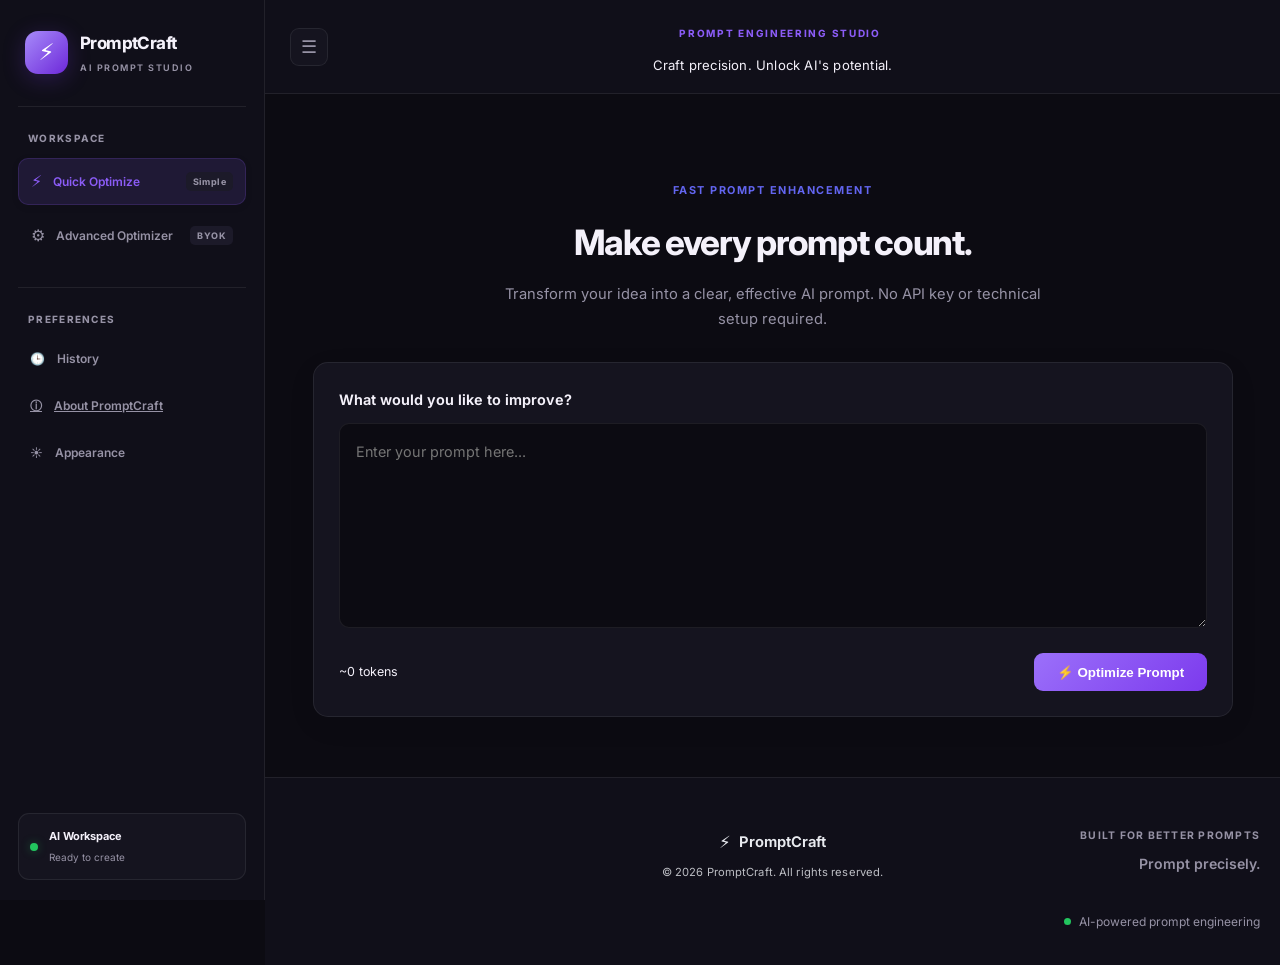
<file: index.html>
<!DOCTYPE html>
<html lang="en">
<head>
  <meta charset="UTF-8" />
  <meta name="viewport" content="width=device-width, initial-scale=1.0" />
  <title>PromptCraft – Prompt Optimizer</title>
  <link rel="icon" type="image/svg+xml" href="favicon.svg">
  <link rel="stylesheet" href="style.css" />
  <link rel="preconnect" href="https://fonts.googleapis.com" />
  <link href="https://fonts.googleapis.com/css2?family=Inter:wght@400;500;600;700&display=swap" rel="stylesheet" />
</head>
<body>
  

<div class="app-shell">

  <!-- SIDEBAR -->
  <aside class="sidebar">

    <!-- BRAND -->
    <div class="sidebar-brand">
      <div class="sidebar-logo">⚡</div>
      <div class="sidebar-brand-text">
        <h1>PromptCraft</h1>
        <span>AI PROMPT STUDIO</span>
      </div>
    </div>

    <div class="sidebar-divider"></div>

    <!-- WORKSPACE NAVIGATION -->
    <div class="sidebar-section-label">WORKSPACE</div>

    <nav class="mode-navigation">

      <button
        type="button"
        class="mode-tab active"
        id="quick-mode-btn"
        data-mode="quick"
      >
        <span class="mode-icon">⚡</span>
        <span>Quick Optimize</span>
        <span class="mode-label">Simple</span>
      </button>

      <button
        type="button"
        class="mode-tab"
        id="advanced-mode-btn"
        data-mode="advanced"
      >
        <span class="mode-icon">⚙</span>
        <span>Advanced Optimizer</span>
        <span class="mode-label">BYOK</span>
      </button>

    </nav>

    <div class="sidebar-divider"></div>

    <!-- SIDEBAR TOOLS -->
    <div class="sidebar-section-label">PREFERENCES</div>

    <div class="sidebar-tools">

      <button
        type="button"
        id="history-toggle"
        class="sidebar-action"
      >
        <span>🕒</span>
        <span>History</span>
      </button>

      <a href="about.html" class="sidebar-action">
    <span>ⓘ</span>
    <span>About PromptCraft</span>
</a>

      <button
        type="button"
        id="theme-toggle"
        class="sidebar-action"
        title="Toggle theme"
      >
        <span>☀️</span>
        <span>Appearance</span>
      </button>

    </div>

    <div class="sidebar-spacer"></div>

    <!-- SIDEBAR FOOTER -->
    <div class="sidebar-footer">
      <div class="sidebar-status-dot"></div>
      <div>
        <strong>AI Workspace</strong>
        <span>Ready to create</span>
      </div>
    </div>

  </aside>

  <!-- MAIN APPLICATION -->
  <div class="app-content">

    <!-- TOP HEADER -->
    <header class="header">

      <button
    type="button"
    id="sidebar-toggle"
    class="sidebar-toggle"
    title="Toggle Sidebar"
    aria-label="Toggle Sidebar"
    aria-expanded="true"
>
    <span>☰</span>
</button>

      <div class="header-center">
        <span class="header-tag">
          <span class="tag-dot"></span>
          PROMPT ENGINEERING STUDIO
        </span>

        <p class="tagline">
          Craft precision. Unlock AI's potential.
        </p>
      </div>

    </header>

    <main>


<!-- QUICK OPTIMIZE WORKSPACE -->

<section id="quick-workspace" class="quick-workspace">

    <div class="quick-heading">
        <span class="section-eyebrow">FAST PROMPT ENHANCEMENT</span>

        <h2>Make every prompt count.</h2>

        <p>
            Transform your idea into a clear, effective AI prompt.
            No API key or technical setup required.
        </p>
    </div>

    <div class="quick-input-card">

        <label for="quick-prompt-input">
            What would you like to improve?
        </label>

        <textarea
            id="quick-prompt-input"
            rows="7"
            placeholder="Enter your prompt here..."
        ></textarea>

        <div class="quick-controls">

            <span id="quick-token-count">~0 tokens</span>

            <button
                type="button"
                id="quick-optimize-btn"
                class="btn-primary"
            >
                <span>⚡</span>
                Optimize Prompt
            </button>

        </div>

    </div>

    <!-- QUICK RESULT -->

    <section id="quick-result" class="quick-result" hidden>

        <div class="section-heading">
            <div>
                <span class="section-eyebrow">YOUR OPTIMIZED PROMPT</span>
                <h2>Final Best Prompt</h2>
                <p>Refined, clear and ready to use.</p>
            </div>

            <span class="best-badge">Ready to use</span>
        </div>

        <pre id="quick-output"></pre>

        <div class="best-footer">

            <span id="quick-result-tokens" class="tokens"></span>

            <button
                type="button"
                id="quick-copy-btn"
                class="copy-btn"
            >
                Copy Prompt
            </button>

        </div>

    </section>

</section>

<!-- ADVANCED OPTIMIZER WORKSPACE -->

<div id="advanced-workspace" hidden>

      <section class="input-section">
        <label for="prompt-input">Original Prompt</label>
        <textarea id="prompt-input" placeholder="How is artificial intelligence changing the way people work and learn?..." rows="6"></textarea>

        
<!-- AI PROVIDER CONFIGURATION -->

<div class="provider-config">

  <div class="provider-row">

    <div class="provider-field">
      <label for="provider-select">AI Provider</label>

      <select id="provider-select">
        <option value="groq">Groq</option>
        <option value="openai">OpenAI</option>
        <option value="gemini">Google Gemini</option>
        <option value="openrouter">OpenRouter</option>
      </select>
    </div>

    <div class="provider-field">
      <label for="model-select">Model ID</label>

      <input
        type="text"
        id="model-select"
        placeholder="Enter model ID"
        autocomplete="off"
      />
    </div>

  </div>

  <div class="api-key-field">

    <label for="api-key">API Key</label>

    <div class="api-key-input">
      <input
        type="password"
        id="api-key"
        placeholder="Paste your provider API key"
        autocomplete="off"
      />

      <button
        type="button"
        id="toggle-api-key"
        class="btn-icon"
        title="Show or hide API key"
      >
        👁️
      </button>
    </div>

    <small>
      Your key is used for API requests and is not saved by the backend.
    </small>

  </div>

  <div class="connection-row">

    <button
      type="button"
      id="test-connection-btn"
      class="btn-ghost"
    >
      Test Connection
    </button>

    <span id="connection-status">
      Not connected
    </span>

  </div>

</div>

<div class="controls">
  <span id="original-tokens">~0 tokens</span>
  <button id="optimize-btn" class="btn-primary">
    Optimize Prompt
  </button>
</div>

      </section>


<!-- OPTIMIZATION RESULTS -->

<section class="results" id="results" hidden>

  <!-- ORIGINAL PROMPT -->

  <div class="result-original">

    <div class="section-heading">
      <div>
        <span class="section-eyebrow">YOUR INPUT</span>
        <h2>Original Prompt</h2>
      </div>

      <span class="result-number">01</span>
    </div>

    <pre id="original-output"></pre>

  </div>


  <!-- OPTIMIZED VERSIONS -->

  <div class="optimized-section">

    <div class="section-heading">
      <div>
        <span class="section-eyebrow">PROMPT ENHANCEMENT</span>
        <h2>Optimized Versions</h2>
        <p>Compare three approaches to improving your prompt.</p>
      </div>

      <span class="optimization-count">3 Strategies</span>
    </div>


    <!-- ZERO SHOT -->

    <article class="optimized-card">

      <div class="optimized-card-header">

        <div class="strategy-title">
          <span class="strategy-number">01</span>

          <div>
            <h3>Zero-shot</h3>
            <span class="strategy-description">Direct instructions</span>
          </div>
        </div>

        <span class="strategy-badge">Direct</span>

      </div>

      <pre id="zero-output"></pre>

      <div class="improvement-box">
  <h4>What improved</h4>
  <div id="zero-improvements" class="improvements-list"></div>
</div>


      <div class="optimized-card-footer">
        <span class="tokens" id="zero-tokens"></span>
        <button class="copy-btn" data-target="zero-output">
          Copy Prompt
        </button>
      </div>

    </article>


    <!-- FEW SHOT -->

    <article class="optimized-card">

      <div class="optimized-card-header">

        <div class="strategy-title">
          <span class="strategy-number">02</span>

          <div>
            <h3>Few-shot</h3>
            <span class="strategy-description">Example-guided instructions</span>
          </div>
        </div>

        <span class="strategy-badge">Examples</span>

      </div>

      <pre id="few-output"></pre>

      <div class="improvement-box">
  <h4>What improved</h4>
  <div id="few-improvements" class="improvements-list"></div>
</div>

      <div class="optimized-card-footer">
        <span class="tokens" id="few-tokens"></span>
        <button class="copy-btn" data-target="few-output">
          Copy Prompt
        </button>
      </div>

    </article>


    <!-- REASONING GUIDED -->

    <article class="optimized-card">

      <div class="optimized-card-header">

        <div class="strategy-title">
          <span class="strategy-number">03</span>

          <div>
            <h3>Reasoning-guided</h3>
            <span class="strategy-description">Structured instructions</span>
          </div>
        </div>

        <span class="strategy-badge">Reasoning</span>

      </div>

      <pre id="cot-output"></pre>

      <div class="improvement-box">
  <h4>What improved</h4>
  <div id="cot-improvements" class="improvements-list"></div>
</div>
      <div class="optimized-card-footer">
        <span class="tokens" id="cot-tokens"></span>
        <button class="copy-btn" data-target="cot-output">
          Copy Prompt
        </button>
      </div>

    </article>

  </div>


  <!-- FINAL BEST PROMPT -->

  <section class="best-section">

    <div class="section-heading">
      <div>
        <span class="section-eyebrow">FINAL RECOMMENDATION</span>
        <h2>Final Best Prompt</h2>
        <p>The strongest combined version, ready to use.</p>
      </div>

      <span class="best-badge">Recommended</span>
    </div>

    <pre id="best-output"></pre>

    <div class="best-footer">

      <span class="tokens" id="best-tokens"></span>

      <button class="copy-btn" data-target="best-output">
        Copy Final Prompt
      </button>

    </div>

  </section>


  <!-- RESULTS ACTIONS -->

  <div class="results-actions">
    <button id="copy-all" class="btn-ghost">
      Copy All Prompts
    </button>

    <button id="clear-btn" class="btn-ghost">
      Start New Optimization
    </button>
  </div>

</section>


      <aside class="history" id="history" hidden>
        <div class="history-header">
          <h3>Recent Optimizations</h3>
          <button id="clear-history" class="btn-ghost">Clear History</button>
        </div>
        <div id="history-list"></div>
      </aside>
      </div>
    </main>

    
<footer class="footer">

  <div class="footer-main">

    <div class="footer-brand">
      <div class="footer-brand-name">
        <span class="footer-logo">⚡</span>
        <span>PromptCraft</span>
      </div>

      <span class="footer-copyright">
        © 2026 PromptCraft. All rights reserved.
      </span>
    </div>

    <div class="footer-message">
      <span class="footer-eyebrow">BUILT FOR BETTER PROMPTS</span>
      <p>Prompt precisely.</p>
    </div>

  </div>

  <div class="footer-bottom">
    <span class="footer-status">
      <span class="status-dot"></span>
      AI-powered prompt engineering
    </span>
  </div>

</footer>


    </div> <!-- app-content -->

</div> <!-- app-shell -->



<script src="script.js"></script>
</body>
</html>
</file>
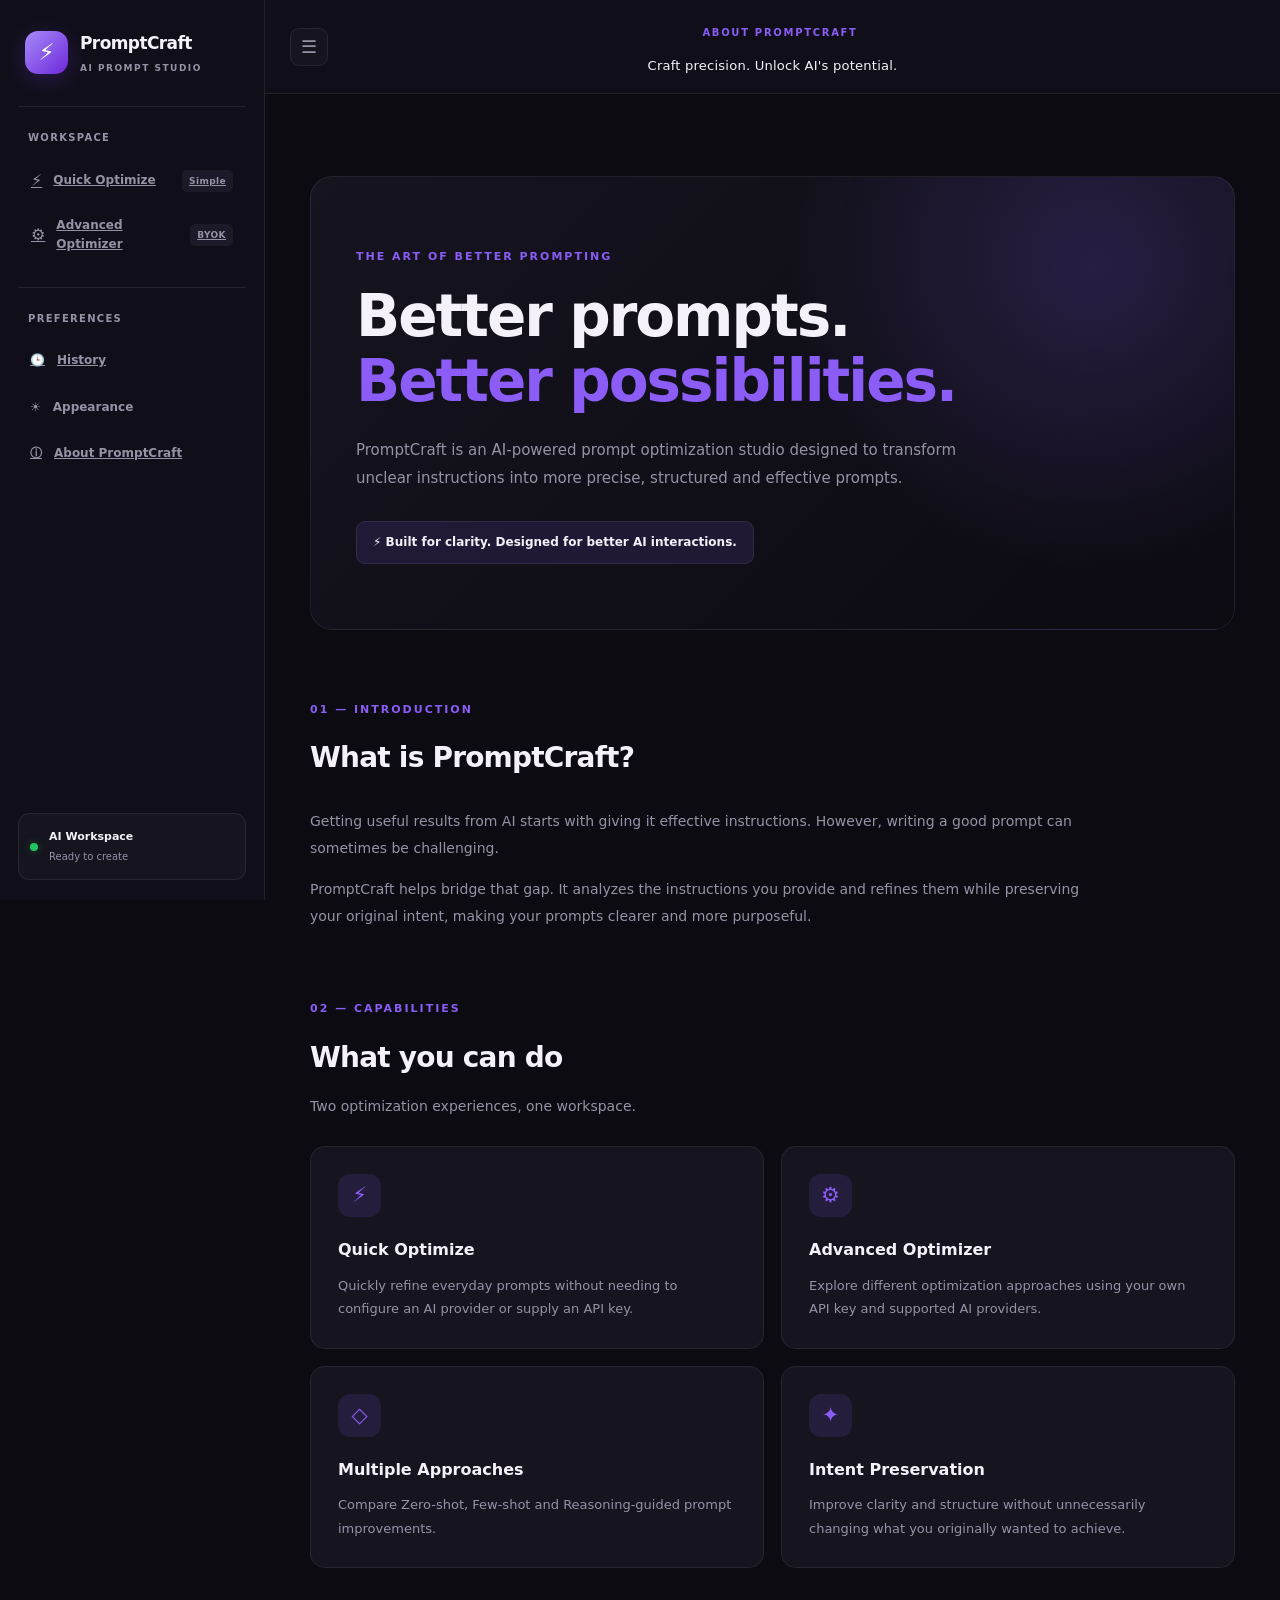
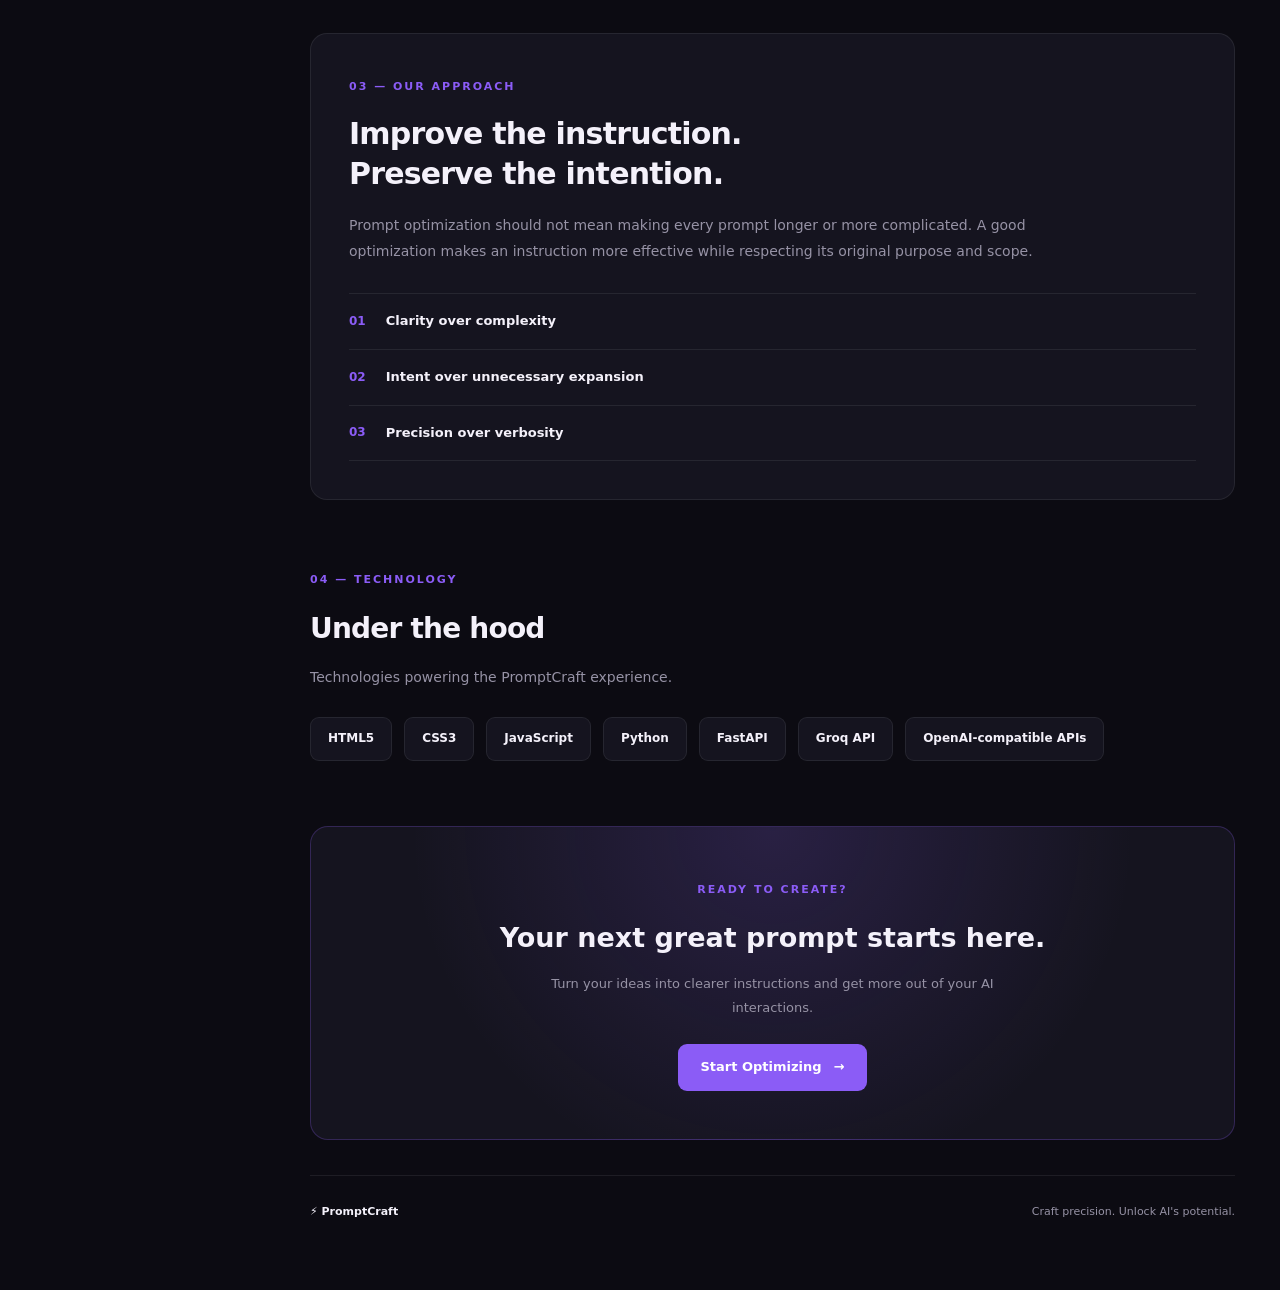
<file: about.html>
<!DOCTYPE html>
<html lang="en">
<head>
    <meta charset="UTF-8">
    <meta name="viewport" content="width=device-width, initial-scale=1.0">
    <title>About PromptCraft</title>

    <link rel="icon" type="image/svg+xml" href="favicon.svg">
    <link rel="stylesheet" href="style.css">
</head>

<body>

<div class="app-shell">

    <!-- SIDEBAR -->
    <aside class="sidebar">

        <div class="sidebar-brand">
            <div class="sidebar-logo">⚡</div>
            <div class="sidebar-brand-text">
                <h1>PromptCraft</h1>
                <span>AI PROMPT STUDIO</span>
            </div>
        </div>

        <div class="sidebar-divider"></div>

        <div class="sidebar-section-label">WORKSPACE</div>

        <nav class="mode-navigation">
            <a href="index.html" class="mode-tab">
                <span class="mode-icon">⚡</span>
                <span>Quick Optimize</span>
                <span class="mode-label">Simple</span>
            </a>

            <a href="index.html#advanced-workspace" class="mode-tab">
                <span class="mode-icon">⚙</span>
                <span>Advanced Optimizer</span>
                <span class="mode-label">BYOK</span>
            </a>
        </nav>

        <div class="sidebar-divider"></div>

        <div class="sidebar-section-label">PREFERENCES</div>

        <div class="sidebar-tools">

            <a href="index.html#history" class="sidebar-action">
                <span>🕒</span>
                <span>History</span>
            </a>

            <button type="button" id="theme-toggle" class="sidebar-action" title="Toggle theme">
                <span>☀️</span>
                <span>Appearance</span>
            </button>

            <a href="about.html" class="sidebar-action active">
                <span>ⓘ</span>
                <span>About PromptCraft</span>
            </a>

        </div>

        <div class="sidebar-spacer"></div>

        <div class="sidebar-footer">
            <div class="sidebar-status-dot"></div>
            <div>
                <strong>AI Workspace</strong>
                <span>Ready to create</span>
            </div>
        </div>

    </aside>

    <!-- MAIN CONTENT -->
    <div class="app-content">

        <header class="header">

            <button
                type="button"
                id="sidebar-toggle"
                class="sidebar-toggle"
                title="Toggle Sidebar"
                aria-label="Toggle Sidebar"
                aria-expanded="true"
            >
                <span>☰</span>
            </button>

            <div class="header-center">
                <span class="header-tag">
                    <span class="tag-dot"></span>
                    ABOUT PROMPTCRAFT
                </span>

                <p class="tagline">Craft precision. Unlock AI's potential.</p>
            </div>

        </header>

        <main class="about-page">

            <!-- HERO -->
            <section class="about-hero">

                <span class="about-eyebrow">THE ART OF BETTER PROMPTING</span>

                <h1>
                    Better prompts.<br>
                    <span>Better possibilities.</span>
                </h1>

                <p>
                    PromptCraft is an AI-powered prompt optimization studio
                    designed to transform unclear instructions into more
                    precise, structured and effective prompts.
                </p>

                <div class="about-hero-tag">
                    ⚡ Built for clarity. Designed for better AI interactions.
                </div>

            </section>

            <!-- INTRODUCTION -->
            <section class="about-section">

                <div class="about-section-heading">
                    <span class="about-eyebrow">01 — INTRODUCTION</span>
                    <h2>What is PromptCraft?</h2>
                </div>

                <p>
                    Getting useful results from AI starts with giving it
                    effective instructions. However, writing a good prompt
                    can sometimes be challenging.
                </p>

                <p>
                    PromptCraft helps bridge that gap. It analyzes the
                    instructions you provide and refines them while
                    preserving your original intent, making your prompts
                    clearer and more purposeful.
                </p>

            </section>

            <!-- FEATURES -->
            <section class="about-section">

                <div class="about-section-heading">
                    <span class="about-eyebrow">02 — CAPABILITIES</span>
                    <h2>What you can do</h2>
                    <p>Two optimization experiences, one workspace.</p>
                </div>

                <div class="about-feature-grid">

                    <article class="about-feature-card">
                        <div class="about-feature-icon">⚡</div>
                        <h3>Quick Optimize</h3>
                        <p>
                            Quickly refine everyday prompts without needing
                            to configure an AI provider or supply an API key.
                        </p>
                    </article>

                    <article class="about-feature-card">
                        <div class="about-feature-icon">⚙</div>
                        <h3>Advanced Optimizer</h3>
                        <p>
                            Explore different optimization approaches using
                            your own API key and supported AI providers.
                        </p>
                    </article>

                    <article class="about-feature-card">
                        <div class="about-feature-icon">◇</div>
                        <h3>Multiple Approaches</h3>
                        <p>
                            Compare Zero-shot, Few-shot and
                            Reasoning-guided prompt improvements.
                        </p>
                    </article>

                    <article class="about-feature-card">
                        <div class="about-feature-icon">✦</div>
                        <h3>Intent Preservation</h3>
                        <p>
                            Improve clarity and structure without
                            unnecessarily changing what you originally
                            wanted to achieve.
                        </p>
                    </article>

                </div>

            </section>

            <!-- PHILOSOPHY -->
            <section class="about-section about-philosophy">

                <span class="about-eyebrow">03 — OUR APPROACH</span>

                <h2>Improve the instruction.<br>Preserve the intention.</h2>

                <p>
                    Prompt optimization should not mean making every prompt
                    longer or more complicated. A good optimization makes
                    an instruction more effective while respecting its
                    original purpose and scope.
                </p>

                <div class="about-principles">
                    <div>01 <span>Clarity over complexity</span></div>
                    <div>02 <span>Intent over unnecessary expansion</span></div>
                    <div>03 <span>Precision over verbosity</span></div>
                </div>

            </section>

            <!-- TECHNOLOGY -->
            <section class="about-section">

                <div class="about-section-heading">
                    <span class="about-eyebrow">04 — TECHNOLOGY</span>
                    <h2>Under the hood</h2>
                    <p>Technologies powering the PromptCraft experience.</p>
                </div>

                <div class="about-tech-list">
                    <span>HTML5</span>
                    <span>CSS3</span>
                    <span>JavaScript</span>
                    <span>Python</span>
                    <span>FastAPI</span>
                    <span>Groq API</span>
                    <span>OpenAI-compatible APIs</span>
                </div>

            </section>

            <!-- FOOTER CTA -->
            <section class="about-cta">

                <span class="about-eyebrow">READY TO CREATE?</span>

                <h2>Your next great prompt starts here.</h2>

                <p>
                    Turn your ideas into clearer instructions and get more
                    out of your AI interactions.
                </p>

                <a href="index.html" class="about-cta-button">
                    Start Optimizing <span>→</span>
                </a>

            </section>

            <footer class="about-footer">
                <span>⚡ PromptCraft</span>
                <span>Craft precision. Unlock AI's potential.</span>
            </footer>

        </main>

    </div>

</div>

<script>
    // Apply saved theme when About page loads
    const savedTheme = localStorage.getItem("theme") || "dark";
    document.documentElement.setAttribute("data-theme", savedTheme);
</script>

<script src="script.js"></script>

<script>
    // Sidebar visibility toggle
    (() => {
        const toggleButton = document.getElementById("sidebar-toggle");
        const appShell = document.querySelector(".app-shell");

        if (!toggleButton || !appShell) return;

        toggleButton.addEventListener("click", () => {
            const isHidden = appShell.classList.toggle("sidebar-hidden");

            toggleButton.setAttribute("aria-expanded", String(!isHidden));
            toggleButton.title = isHidden ? "Show Sidebar" : "Hide Sidebar";
            toggleButton.setAttribute("aria-label", toggleButton.title);
        });
    })();
</script>

</body>
</html>
</file>
<file: style.css>
:root {
  --bg: #0f1117;
  --surface: #1a1d27;
  --surface-2: #222633;
  --border: #2e3345;
  --text: #e8eaef;
  --text-muted: #9aa0b5;
  --accent: #6366f1;
  --accent-hover: #5558e6;
  --green: #10b981;
  --radius: 12px;
  --shadow: 0 4px 24px rgba(0, 0, 0, 0.25);
}

[data-theme="light"] {
  --bg: #f8f9fc;
  --surface: #ffffff;
  --surface-2: #f1f3f9;
  --border: #e2e5f0;
  --text: #1a1d27;
  --text-muted: #6b7280;
  --shadow: 0 4px 24px rgba(0, 0, 0, 0.06);
}

* { box-sizing: border-box; margin: 0; padding: 0; }

body {
  font-family: 'Inter', system-ui, sans-serif;
  background: var(--bg);
  color: var(--text);
  line-height: 1.6;
  min-height: 100vh;
  transition: background 0.3s, color 0.3s;
}

.app {
  max-width: 1200px;
  margin: 0 auto;
  padding: 2rem 1.5rem 4rem;
}

.header {
  text-align: center;
  margin-bottom: 2.5rem;
  position: relative;
}

.logo {
  display: flex;
  align-items: center;
  justify-content: center;
  gap: 0.5rem;
  margin-bottom: 0.5rem;
}

.logo-mark { font-size: 1.8rem; }
h1 { font-size: 2rem; font-weight: 700; letter-spacing: -0.5px; }
.tagline { color: var(--text-muted); font-size: 1.05rem; }

.header-actions {
  position: absolute;
  top: 0;
  right: 0;
  display: flex;
  gap: 0.5rem;
}

.btn-icon {
  background: var(--surface);
  border: 1px solid var(--border);
  width: 40px;
  height: 40px;
  border-radius: 10px;
  cursor: pointer;
  font-size: 1.1rem;
  transition: all 0.2s;
}
.btn-icon:hover { background: var(--surface-2); }

label {
  display: block;
  font-weight: 600;
  margin-bottom: 0.6rem;
  font-size: 0.95rem;
}

textarea, select, #api-key {
  width: 100%;
  background: var(--surface);
  border: 1px solid var(--border);
  border-radius: var(--radius);
  padding: 1rem;
  color: var(--text);
  font-family: inherit;
  font-size: 1rem;
  transition: border-color 0.2s;
}

textarea { resize: vertical; min-height: 140px; }
textarea:focus, select:focus, #api-key:focus {
  outline: none;
  border-color: var(--accent);
}

.api-key-row {
  margin-top: 0.75rem;
  display: flex;
  flex-direction: column;
  gap: 0.3rem;
}
.api-key-row small { color: var(--text-muted); font-size: 0.75rem; }

.controls {
  display: flex;
  gap: 0.75rem;
  align-items: center;
  margin-top: 1rem;
  flex-wrap: wrap;
}
.controls select { width: auto; min-width: 220px; padding: 0.7rem 1rem; }
#original-tokens { color: var(--text-muted); font-size: 0.9rem; margin-left: auto; }

.btn-primary {
  background: var(--accent);
  color: white;
  border: none;
  padding: 0.7rem 1.4rem;
  border-radius: 8px;
  font-weight: 600;
  cursor: pointer;
  transition: background 0.2s;
}
.btn-primary:hover { background: var(--accent-hover); }
.btn-primary:disabled { opacity: 0.6; cursor: not-allowed; }

.btn-ghost {
  background: transparent;
  border: 1px solid var(--border);
  color: var(--text-muted);
  padding: 0.4rem 0.9rem;
  border-radius: 6px;
  cursor: pointer;
  font-size: 0.9rem;
}
.btn-ghost:hover { background: var(--surface-2); }

.results { margin-top: 2.5rem; animation: fadeIn 0.4s ease; }
.results-header {
  display: flex;
  justify-content: space-between;
  align-items: center;
  margin-bottom: 1.5rem;
}
.results-header h2 { font-size: 1.4rem; }
.results-header div { display: flex; gap: 0.5rem; }

.cards {
  display: grid;
  grid-template-columns: repeat(auto-fit, minmax(340px, 1fr));
  gap: 1.25rem;
}

.card {
  background: var(--surface);
  border: 1px solid var(--border);
  border-radius: var(--radius);
  padding: 1.25rem;
  box-shadow: var(--shadow);
  display: flex;
  flex-direction: column;
  gap: 0.75rem;
  transition: transform 0.2s;
}
.card:hover { transform: translateY(-2px); }

.card header {
  display: flex;
  align-items: center;
  gap: 0.6rem;
  flex-wrap: wrap;
}
.card h3 { font-size: 1.1rem; font-weight: 600; }
.badge {
  background: var(--surface-2);
  color: var(--accent);
  font-size: 0.75rem;
  padding: 0.15rem 0.5rem;
  border-radius: 999px;
  font-weight: 600;
}
.tokens { margin-left: auto; font-size: 0.8rem; color: var(--text-muted); }

pre {
  background: var(--surface-2);
  border-radius: 8px;
  padding: 1rem;
  font-family: 'SF Mono', Consolas, monospace;
  font-size: 0.88rem;
  white-space: pre-wrap;
  word-break: break-word;
  flex: 1;
  max-height: 420px;
  overflow-y: auto;
  line-height: 1.55;
}

.copy-btn {
  align-self: flex-end;
  background: var(--surface-2);
  border: 1px solid var(--border);
  color: var(--text);
  padding: 0.4rem 0.8rem;
  border-radius: 6px;
  font-size: 0.85rem;
  cursor: pointer;
  transition: all 0.2s;
}
.copy-btn:hover { background: var(--border); }
.copy-btn.copied { background: var(--green); color: white; border-color: var(--green); }

.history {
  margin-top: 2.5rem;
  background: var(--surface);
  border: 1px solid var(--border);
  border-radius: var(--radius);
  padding: 1.25rem;
}
.history-header {
  display: flex;
  justify-content: space-between;
  align-items: center;
  margin-bottom: 1rem;
}
.history-item {
  padding: 0.75rem 0;
  border-bottom: 1px solid var(--border);
  cursor: pointer;
  font-size: 0.9rem;
}
.history-item:last-child { border-bottom: none; }
.history-item:hover { color: var(--accent); }
.history-item .meta { color: var(--text-muted); font-size: 0.75rem; }

footer {
  text-align: center;
  margin-top: 3rem;
  color: var(--text-muted);
  font-size: 0.85rem;
}

@keyframes fadeIn {
  from { opacity: 0; transform: translateY(8px); }
  to { opacity: 1; transform: translateY(0); }
}

@media (max-width: 768px) {
  .app { padding: 1.25rem 1rem 3rem; }
  .header-actions { position: static; justify-content: center; margin-top: 1rem; }
  .cards { grid-template-columns: 1fr; }
  .controls { flex-direction: column; align-items: stretch; }
  #original-tokens { margin-left: 0; }
  .btn-primary { width: 100%; }
}

.answer-label {
  font-size: 0.75rem;
  font-weight: 600;
  color: var(--text-muted);
  margin-top: 0.5rem;
  text-transform: uppercase;
  letter-spacing: 0.5px;
}
.answer {
  background: var(--bg);
  border: 1px solid var(--border);
}

.best-section {
  margin-top: 1.5rem;
  background: var(--surface);
  border: 1px solid var(--border);
  border-radius: var(--radius);
  padding: 1.25rem;
  box-shadow: var(--shadow);
}
.best-section header {
  display: flex;
  align-items: center;
  gap: 0.6rem;
  margin-bottom: 0.75rem;
  flex-wrap: wrap;
}
.best-section h3 { font-size: 1.15rem; }


/* =================================
   PROMPTCRAFT PROFESSIONAL FOOTER
================================= */

.footer {
    margin-top: 70px;
    padding: 28px 20px 20px;
    border-top: 1px solid var(--border);
    text-align: center;
}

.footer-brand {
    display: flex;
    align-items: center;
    justify-content: center;
    gap: 9px;
    font-size: 1.15rem;
    font-weight: 700;
    color: var(--text);
}

.footer-logo {
    font-size: 1.3rem;
}

.footer-description {
    margin: 10px 0 22px;
    color: var(--text-muted);
    font-size: 0.88rem;
}

.footer-bottom {
    display: flex;
    justify-content: space-between;
    align-items: center;
    flex-wrap: wrap;
    gap: 12px;
    padding-top: 17px;
    border-top: 1px solid var(--border);
    color: var(--text-muted);
    font-size: 0.76rem;
}

.footer-status {
    display: flex;
    align-items: center;
    gap: 7px;
}

.status-dot {
    width: 7px;
    height: 7px;
    border-radius: 50%;
    background: #22c55e;
}

@media (max-width: 600px) {
    .footer-bottom {
        flex-direction: column;
        justify-content: center;
        text-align: center;
    }
}



/* =====================================
   MULTI-PROVIDER CONFIGURATION
===================================== */

.provider-config {
    margin-top: 18px;
    padding: 18px;
    border: 1px solid var(--border);
    border-radius: 12px;
    background: var(--card-bg);
}

.provider-row {
    display: grid;
    grid-template-columns: 1fr 1fr;
    gap: 16px;
    margin-bottom: 18px;
}

.provider-field,
.api-key-field {
    display: flex;
    flex-direction: column;
    gap: 8px;
    min-width: 0;
}

.provider-config label {
    font-size: 0.85rem;
    font-weight: 600;
    color: var(--text);
}

.provider-config select,
.provider-config input {
    width: 100%;
    min-width: 0;
    padding: 12px;
    border: 1px solid var(--border);
    border-radius: 8px;
    background: var(--bg);
    color: var(--text);
    font: inherit;
    outline: none;
}

.provider-config select:focus,
.provider-config input:focus {
    border-color: var(--accent);
}

.api-key-input {
    display: flex;
    gap: 8px;
}

.api-key-input input {
    flex: 1;
}

.api-key-field small {
    color: var(--text-muted);
    font-size: 0.76rem;
}

.connection-row {
    display: flex;
    align-items: center;
    justify-content: space-between;
    flex-wrap: wrap;
    gap: 12px;
    margin-top: 16px;
}

#connection-status {
    font-size: 0.8rem;
    color: var(--text-muted);
}

#test-connection-btn {
    border: 1px solid var(--border);
    padding: 9px 14px;
    border-radius: 8px;
}

@media (max-width: 600px) {
    .provider-row {
        grid-template-columns: 1fr;
    }

    .connection-row {
        align-items: flex-start;
    }
}



/* =====================================================
   PROMPTCRAFT — PREMIUM RESULTS INTERFACE
===================================================== */

/* RESULTS CONTAINER */

.results {
    width: 100%;
    margin-top: 42px;
    animation: resultsReveal 0.45s ease;
}

@keyframes resultsReveal {
    from {
        opacity: 0;
        transform: translateY(12px);
    }

    to {
        opacity: 1;
        transform: translateY(0);
    }
}


/* SECTION HEADINGS */

.section-heading {
    display: flex;
    align-items: center;
    justify-content: space-between;
    gap: 18px;
    margin-bottom: 20px;
}

.section-heading h2 {
    margin: 5px 0 0;
    font-size: 1.35rem;
    font-weight: 700;
    letter-spacing: -0.6px;
    color: var(--text);
}

.section-heading p {
    margin: 7px 0 0;
    color: var(--text-muted);
    font-size: 0.86rem;
    line-height: 1.6;
}

.section-eyebrow {
    font-size: 0.68rem;
    font-weight: 700;
    letter-spacing: 1.5px;
    color: var(--accent);
}

.result-number {
    font-size: 1.8rem;
    font-weight: 700;
    color: var(--text-muted);
    opacity: 0.45;
}


/* ORIGINAL PROMPT */

.result-original {
    padding: 24px;
    margin-bottom: 42px;
    border: 1px solid var(--border);
    border-radius: 15px;
    background: var(--card-bg);
}

.result-original pre {
    margin: 0;
    padding: 18px;
    border-radius: 10px;
    background: var(--bg);
    color: var(--text);
    font-family: inherit;
    font-size: 0.92rem;
    line-height: 1.8;
    white-space: pre-wrap;
    overflow-wrap: anywhere;
}


/* OPTIMIZED SECTION */

.optimized-section {
    margin-bottom: 42px;
}

.optimization-count {
    padding: 7px 12px;
    border: 1px solid var(--border);
    border-radius: 20px;
    color: var(--text-muted);
    font-size: 0.75rem;
    font-weight: 600;
    white-space: nowrap;
}


/* OPTIMIZED CARDS */

.optimized-card {
    position: relative;
    margin-bottom: 20px;
    padding: 25px;
    border: 1px solid var(--border);
    border-radius: 15px;
    background: var(--card-bg);
    transition:
        border-color 0.2s ease,
        transform 0.2s ease,
        box-shadow 0.2s ease;
}

.optimized-card:hover {
    border-color: var(--accent);
    transform: translateY(-2px);
    box-shadow: 0 10px 28px rgba(0, 0, 0, 0.06);
}


/* CARD HEADER */

.optimized-card-header {
    display: flex;
    justify-content: space-between;
    align-items: center;
    gap: 15px;
    margin-bottom: 22px;
}

.strategy-title {
    display: flex;
    align-items: center;
    gap: 14px;
}

.strategy-number {
    display: flex;
    align-items: center;
    justify-content: center;
    width: 38px;
    height: 38px;
    flex-shrink: 0;
    border: 1px solid var(--border);
    border-radius: 10px;
    color: var(--accent);
    font-size: 0.8rem;
    font-weight: 700;
}

.strategy-title h3 {
    margin: 0;
    color: var(--text);
    font-size: 1.02rem;
    font-weight: 700;
}

.strategy-description {
    display: block;
    margin-top: 5px;
    color: var(--text-muted);
    font-size: 0.78rem;
}

.strategy-badge,
.best-badge {
    padding: 7px 11px;
    border: 1px solid var(--border);
    border-radius: 20px;
    color: var(--text-muted);
    font-size: 0.72rem;
    font-weight: 600;
    white-space: nowrap;
}


/* OPTIMIZED PROMPT CONTENT */

.optimized-card > pre {
    margin: 0;
    padding: 21px;
    border: 1px solid var(--border);
    border-radius: 10px;
    background: var(--bg);
    color: var(--text);
    font-family: inherit;
    font-size: 0.9rem;
    line-height: 1.85;
    white-space: pre-wrap;
    overflow-wrap: anywhere;
    max-height: 520px;
    overflow-y: auto;
}


/* WHAT IMPROVED */

.improvement-box {
    margin-top: 18px;
    padding: 17px 19px;
    border-left: 3px solid var(--accent);
    border-radius: 0 9px 9px 0;
    background: var(--bg);
}

.improvement-box h4 {
    margin: 0 0 7px;
    color: var(--text);
    font-size: 0.82rem;
    font-weight: 700;
}

.improvement-box p {
    margin: 0;
    color: var(--text-muted);
    font-size: 0.82rem;
    line-height: 1.7;
}


/* CARD FOOTER */

.optimized-card-footer,
.best-footer {
    display: flex;
    align-items: center;
    justify-content: space-between;
    gap: 15px;
    margin-top: 19px;
}

.tokens {
    color: var(--text-muted);
    font-size: 0.75rem;
}


/* COPY BUTTONS */

.optimized-card .copy-btn,
.best-section .copy-btn {
    padding: 9px 15px;
    border: 1px solid var(--border);
    border-radius: 8px;
    background: transparent;
    color: var(--text);
    font-size: 0.78rem;
    font-weight: 600;
    cursor: pointer;
    transition: all 0.2s ease;
}

.optimized-card .copy-btn:hover,
.best-section .copy-btn:hover {
    border-color: var(--accent);
    color: var(--accent);
}

.copy-btn.copied {
    border-color: #22c55e;
    color: #22c55e;
}


/* FINAL BEST PROMPT */

.best-section {
    margin-top: 48px;
    padding: 27px;
    border: 1px solid var(--accent);
    border-radius: 16px;
    background: var(--card-bg);
    box-shadow: 0 8px 30px rgba(0, 0, 0, 0.04);
}

.best-badge {
    border-color: var(--accent);
    color: var(--accent);
}

.best-section > pre {
    margin: 0;
    padding: 22px;
    border: 1px solid var(--border);
    border-radius: 10px;
    background: var(--bg);
    color: var(--text);
    font-family: inherit;
    font-size: 0.92rem;
    line-height: 1.9;
    white-space: pre-wrap;
    overflow-wrap: anywhere;
    max-height: 600px;
    overflow-y: auto;
}


/* RESULTS ACTIONS */

.results-actions {
    display: flex;
    align-items: center;
    justify-content: flex-end;
    flex-wrap: wrap;
    gap: 12px;
    margin-top: 25px;
}


/* CUSTOM SCROLLBAR */

.optimized-card pre::-webkit-scrollbar,
.best-section pre::-webkit-scrollbar {
    width: 6px;
}

.optimized-card pre::-webkit-scrollbar-thumb,
.best-section pre::-webkit-scrollbar-thumb {
    border-radius: 10px;
    background: var(--border);
}


/* RESPONSIVE DESIGN */

@media (max-width: 650px) {

    .results {
        margin-top: 28px;
    }

    .result-original,
    .optimized-card,
    .best-section {
        padding: 18px;
    }

    .section-heading {
        align-items: flex-start;
    }

    .section-heading h2 {
        font-size: 1.15rem;
    }

    .result-original pre,
    .optimized-card > pre,
    .best-section > pre {
        padding: 15px;
        font-size: 0.84rem;
        line-height: 1.75;
    }

    .optimized-card-header {
        align-items: flex-start;
    }

    .strategy-badge {
        font-size: 0.65rem;
    }

    .optimized-card-footer,
    .best-footer {
        align-items: flex-start;
        flex-direction: column;
    }

    .optimized-card .copy-btn,
    .best-section .copy-btn {
        width: 100%;
    }

    .results-actions {
        flex-direction: column;
    }

    .results-actions button {
        width: 100%;
    }
}



/* =====================================
   PROMPTCRAFT — HEADER REFINEMENT
===================================== */

.header {
    display: grid;
    grid-template-columns: 1fr 1.5fr 1fr;
    align-items: center;
    gap: 20px;
}

.logo {
    justify-self: start;
}

.header-center {
    display: flex;
    flex-direction: column;
    align-items: center;
    justify-content: center;
    gap: 7px;
    text-align: center;
}

.header-tag {
    display: inline-flex;
    align-items: center;
    gap: 8px;
    padding: 7px 12px;
    border: 1px solid var(--border-color);
    border-radius: 30px;
    background: var(--surface-secondary);
    font-size: 0.68rem;
    font-weight: 700;
    letter-spacing: 0.09em;
    color: var(--text-secondary);
}

.tag-dot {
    width: 7px;
    height: 7px;
    border-radius: 50%;
    background: var(--accent-color);
    box-shadow: 0 0 8px var(--accent-color);
}

.header-center .tagline {
    margin: 0;
    font-size: 0.82rem;
    color: var(--text-secondary);
    letter-spacing: 0.015em;
}

.header-actions {
    justify-self: end;
}


/* =====================================
   PROMPTCRAFT — PREMIUM FOOTER
===================================== */

.footer {
    margin-top: 70px;
    padding-top: 30px;
    border-top: 1px solid var(--border-color);
}

.footer-main {
    display: flex;
    justify-content: space-between;
    align-items: center;
    gap: 30px;
    padding-bottom: 28px;
}

.footer-brand {
    max-width: 320px;
}

.footer-brand-name {
    display: flex;
    align-items: center;
    gap: 10px;
    font-size: 1.15rem;
    font-weight: 750;
    color: var(--text-primary);
}

.footer-logo {
    font-size: 1.3rem;
}

.footer-brand p {
    margin: 10px 0 0;
    color: var(--text-secondary);
    font-size: 0.85rem;
    line-height: 1.7;
}

.footer-message {
    text-align: right;
}

.footer-eyebrow {
    font-size: 0.67rem;
    font-weight: 700;
    letter-spacing: 0.12em;
    color: var(--accent-color);
}

.footer-message p {
    margin: 8px 0 0;
    font-size: 0.95rem;
    font-weight: 600;
    color: var(--text-primary);
}

.footer-bottom {
    display: flex;
    justify-content: space-between;
    align-items: center;
    gap: 15px;
    padding: 17px 0;
    border-top: 1px solid var(--border-color);
    color: var(--text-secondary);
    font-size: 0.76rem;
}

.footer-status {
    display: inline-flex;
    align-items: center;
    gap: 8px;
}

.status-dot {
    width: 7px;
    height: 7px;
    border-radius: 50%;
    background: #22c55e;
}


/* =====================================
   HEADER & FOOTER — MOBILE
===================================== */

@media (max-width: 650px) {

    .header {
        grid-template-columns: 1fr auto;
        row-gap: 16px;
    }

    .header-center {
        grid-column: 1 / -1;
        grid-row: 2;
        align-items: flex-start;
        text-align: left;
    }

    .header-actions {
        grid-column: 2;
        grid-row: 1;
    }

    .footer-main {
        flex-direction: column;
        align-items: flex-start;
    }

    .footer-message {
        text-align: left;
    }

    .footer-bottom {
        flex-direction: column;
        align-items: flex-start;
        gap: 10px;
    }
}

/* =====================================
   PROMPTCRAFT — TRUE CENTRED FOOTER
===================================== */

.footer {
    margin-top: 70px;
    padding-top: 25px;
    border-top: 1px solid var(--border-color);
}

.footer-main {
    position: relative;
    display: flex;
    justify-content: center;
    align-items: center;
    min-height: 95px;
    padding-bottom: 20px;
}

/* BRAND AND COPYRIGHT — PAGE CENTRE */

.footer-brand {
    width: 100%;
    display: flex;
    flex-direction: column;
    align-items: center;
    justify-content: center;
    gap: 8px;
    text-align: center;
}

.footer-brand-name {
    display: flex;
    align-items: center;
    justify-content: center;
    gap: 8px;
    font-size: 0.95rem;
    font-weight: 650;
    color: var(--text-primary);
}

.footer-logo {
    font-size: 1.05rem;
}

.footer-copyright {
    display: block;
    font-size: 0.73rem;
    color: var(--text-secondary);
    text-align: center;
}

/* TAGLINE — RIGHT SIDE */

.footer-message {
    position: absolute;
    right: 0;
    top: 50%;
    transform: translateY(-50%);
    text-align: right;
}

.footer-eyebrow {
    font-size: 0.65rem;
    font-weight: 700;
    letter-spacing: 0.12em;
    color: var(--accent-color);
}

.footer-message p {
    margin: 7px 0 0;
    font-size: 0.88rem;
    font-weight: 600;
    color: var(--text-primary);
}

/* BOTTOM STATUS */

.footer-bottom {
    display: flex;
    justify-content: flex-end;
    padding: 14px 0;
    border-top: 1px solid var(--border-color);
}

.footer-status {
    display: inline-flex;
    align-items: center;
    gap: 8px;
    color: var(--text-secondary);
    font-size: 0.75rem;
}

.status-dot {
    width: 7px;
    height: 7px;
    border-radius: 50%;
    background: #22c55e;
}

/* MOBILE */

@media (max-width: 650px) {
    .footer-main {
        flex-direction: column;
        gap: 22px;
        padding-bottom: 22px;
    }

    .footer-message {
        position: static;
        transform: none;
        text-align: center;
    }

    .footer-bottom {
        justify-content: center;
    }
}

/* FOOTER BRAND TYPOGRAPHY & POSITION */

.footer-main {
    padding-top: 15px;
    padding-bottom: 25px;
}

.footer-brand {
    transform: translateY(10px);
}

.footer-brand-name {
    font-size: 0.92rem;
    font-weight: 650;
}

.footer-copyright {
    font-size: 0.70rem;
    font-weight: 400;
    color: var(--text-secondary);
    opacity: 0.8;
    letter-spacing: 0.01em;
}

/* =====================================
   PROMPTCRAFT — TWO MODE INTERFACE
===================================== */

.mode-navigation {
    display: flex;
    justify-content: center;
    align-items: center;
    gap: 10px;
    margin: 35px auto 40px;
    padding: 6px;
    width: fit-content;
    max-width: 100%;
    background: var(--surface-secondary);
    border: 1px solid var(--border-color);
    border-radius: 14px;
}

.mode-tab {
    display: inline-flex;
    align-items: center;
    justify-content: center;
    gap: 9px;
    padding: 13px 22px;
    border: 1px solid transparent;
    border-radius: 10px;
    background: transparent;
    color: var(--text-secondary);
    font-family: inherit;
    font-size: 0.88rem;
    font-weight: 600;
    cursor: pointer;
    transition: 0.2s ease;
}

.mode-tab:hover {
    color: var(--text-primary);
}

.mode-tab.active {
    background: var(--bg-color);
    color: var(--text-primary);
    border-color: var(--border-color);
    box-shadow: 0 2px 8px rgba(0, 0, 0, 0.06);
}

.mode-icon {
    font-size: 1rem;
}

.mode-label {
    padding: 3px 7px;
    border-radius: 5px;
    background: var(--surface-secondary);
    color: var(--text-secondary);
    font-size: 0.65rem;
    letter-spacing: 0.04em;
}

/* QUICK WORKSPACE */

.quick-workspace {
    max-width: 850px;
    margin: 0 auto;
}

.quick-heading {
    text-align: center;
    margin-bottom: 30px;
}

.quick-heading h2 {
    margin: 12px 0;
    font-size: clamp(1.7rem, 4vw, 2.3rem);
    font-weight: 750;
    letter-spacing: -0.045em;
    color: var(--text-primary);
}

.quick-heading p {
    max-width: 550px;
    margin: 0 auto;
    color: var(--text-secondary);
    font-size: 0.92rem;
    line-height: 1.7;
}

.quick-input-card {
    padding: 25px;
    border: 1px solid var(--border-color);
    border-radius: 16px;
    background: var(--surface-color);
}

.quick-input-card label {
    display: block;
    margin-bottom: 12px;
    color: var(--text-primary);
    font-size: 0.9rem;
    font-weight: 650;
}

.quick-input-card textarea {
    width: 100%;
    resize: vertical;
    min-height: 160px;
    padding: 16px;
    border: 1px solid var(--border-color);
    border-radius: 11px;
    outline: none;
    background: var(--bg-color);
    color: var(--text-primary);
    font-family: inherit;
    font-size: 0.9rem;
    line-height: 1.7;
    transition: border-color 0.2s ease;
}

.quick-input-card textarea:focus {
    border-color: var(--accent-color);
}

.quick-controls {
    display: flex;
    justify-content: space-between;
    align-items: center;
    gap: 15px;
    margin-top: 18px;
}

#quick-token-count {
    color: var(--text-secondary);
    font-size: 0.78rem;
}

/* QUICK RESULT */

.quick-result {
    margin-top: 35px;
    padding: 25px;
    border: 1px solid var(--border-color);
    border-radius: 16px;
    background: var(--surface-color);
}

.quick-result pre {
    white-space: pre-wrap;
    overflow-wrap: anywhere;
    padding: 20px;
    border-radius: 10px;
    background: var(--bg-color);
    color: var(--text-primary);
    font-family: inherit;
    font-size: 0.9rem;
    line-height: 1.8;
}

/* MOBILE */

@media (max-width: 600px) {

    .mode-navigation {
        width: 100%;
        gap: 4px;
    }

    .mode-tab {
        flex: 1;
        gap: 6px;
        padding: 11px 8px;
        font-size: 0.76rem;
    }

    .mode-label {
        display: none;
    }

    .quick-input-card,
    .quick-result {
        padding: 17px;
    }

    .quick-controls {
        align-items: flex-start;
        flex-direction: column;
    }

    .quick-controls button {
        width: 100%;
    }
}


/* =========================================
   PROMPTCRAFT — PREMIUM DASHBOARD V1
   Sidebar | Adaptive Theme | Responsive
========================================= */

/* THEME DESIGN TOKENS */

.app-shell {
    --pc-bg: #0c0b12;
    --pc-sidebar: #100f19;
    --pc-surface: #15141f;
    --pc-surface-hover: #1c1a29;
    --pc-border: rgba(255,255,255,0.075);
    --pc-text: #f4f1fa;
    --pc-muted: #9692a5;
    --pc-accent: #8b5cf6;
    --pc-accent-hover: #7c3aed;
    --pc-accent-soft: rgba(139,92,246,0.13);

    display: flex;
    min-height: 100vh;
    width: 100%;
    background: var(--pc-bg);
    color: var(--pc-text);
}

/* LIGHT THEME */

html[data-theme="light"] .app-shell {
    --pc-bg: #f6f5fa;
    --pc-sidebar: #ffffff;
    --pc-surface: #ffffff;
    --pc-surface-hover: #f1eff8;
    --pc-border: rgba(30,20,55,0.09);
    --pc-text: #211c32;
    --pc-muted: #777187;
    --pc-accent: #7c3aed;
    --pc-accent-hover: #6d28d9;
    --pc-accent-soft: rgba(124,58,237,0.09);
}

/* MAIN SIDEBAR */

.sidebar {
    width: 265px;
    min-width: 265px;
    min-height: 100vh;
    height: 100vh;
    position: sticky;
    top: 0;
    display: flex;
    flex-direction: column;
    padding: 27px 18px 20px;
    background: var(--pc-sidebar);
    border-right: 1px solid var(--pc-border);
    z-index: 20;
}

/* BRAND */

.sidebar-brand {
    display: flex;
    align-items: center;
    gap: 12px;
    padding: 3px 7px 25px;
}

.sidebar-logo {
    width: 43px;
    height: 43px;
    display: flex;
    align-items: center;
    justify-content: center;
    border-radius: 13px;
    color: white;
    font-size: 23px;
    background: linear-gradient(135deg, #a78bfa, #6d28d9);
    box-shadow: 0 5px 22px rgba(124,58,237,0.25);
}

.sidebar-brand-text h1 {
    font-size: 17px;
    font-weight: 750;
    letter-spacing: -0.6px;
    color: var(--pc-text);
    margin: 0;
}

.sidebar-brand-text span {
    display: block;
    font-size: 9px;
    letter-spacing: 1.5px;
    color: var(--pc-muted);
    margin-top: 4px;
    font-weight: 650;
}

.sidebar-divider {
    height: 1px;
    background: var(--pc-border);
    margin: 5px 0 23px;
}

/* SECTION LABELS */

.sidebar-section-label {
    padding: 0 10px;
    margin-bottom: 12px;
    color: var(--pc-muted);
    font-size: 10px;
    font-weight: 750;
    letter-spacing: 1.3px;
}

/* WORKSPACE NAVIGATION */

.sidebar .mode-navigation {
    display: flex;
    flex-direction: column;
    gap: 7px;
    width: 100%;
    margin: 0 0 23px;
    padding: 0;
    border: none;
    background: transparent;
}

.sidebar .mode-tab {
    width: 100%;
    min-height: 47px;
    display: flex;
    align-items: center;
    gap: 11px;
    padding: 0 12px;
    border: 1px solid transparent;
    border-radius: 10px;
    background: transparent;
    color: var(--pc-muted);
    font-family: inherit;
    font-size: 12px;
    font-weight: 600;
    text-align: left;
    cursor: pointer;
    transition: 0.2s ease;
}

.sidebar .mode-tab:hover {
    color: var(--pc-text);
    background: var(--pc-surface-hover);
}

.sidebar .mode-tab.active {
    color: var(--pc-accent);
    background: var(--pc-accent-soft);
    border-color: rgba(139,92,246,0.18);
}

.sidebar .mode-icon {
    font-size: 16px;
}

.sidebar .mode-label {
    margin-left: auto;
    padding: 4px 7px;
    border-radius: 5px;
    background: var(--pc-surface-hover);
    color: var(--pc-muted);
    font-size: 9px;
    font-weight: 750;
    letter-spacing: 0.4px;
}

/* SIDEBAR ACTIONS */

.sidebar-tools {
    display: flex;
    flex-direction: column;
    gap: 6px;
}

.sidebar-action {
    width: 100%;
    display: flex;
    align-items: center;
    gap: 12px;
    padding: 12px;
    border: none;
    border-radius: 9px;
    background: transparent;
    color: var(--pc-muted);
    font-family: inherit;
    font-size: 12px;
    font-weight: 600;
    text-align: left;
    cursor: pointer;
    transition: 0.2s ease;
}

.sidebar-action:hover {
    color: var(--pc-text);
    background: var(--pc-surface-hover);
}

/* SIDEBAR BOTTOM */

.sidebar-spacer {
    flex: 1;
    min-height: 30px;
}

.sidebar-footer {
    display: flex;
    align-items: center;
    gap: 11px;
    padding: 14px 11px;
    border: 1px solid var(--pc-border);
    border-radius: 11px;
    background: var(--pc-surface);
}

.sidebar-status-dot {
    width: 8px;
    height: 8px;
    flex-shrink: 0;
    border-radius: 50%;
    background: #22c55e;
    box-shadow: 0 0 10px rgba(34,197,94,0.35);
}

.sidebar-footer strong {
    display: block;
    color: var(--pc-text);
    font-size: 11px;
}

.sidebar-footer span {
    display: block;
    margin-top: 3px;
    color: var(--pc-muted);
    font-size: 10px;
}

/* MAIN CONTENT */

.app-content {
    flex: 1;
    min-width: 0;
    min-height: 100vh;
    display: flex;
    flex-direction: column;
    background: var(--pc-bg);
}

/* TOP HEADER */

.app-content .header {
    min-height: 94px;
    display: flex;
    align-items: center;
    justify-content: center;
    padding: 16px 35px;
    border-bottom: 1px solid var(--pc-border);
    background: var(--pc-sidebar);
}

.header-center {
    text-align: center;
}

.header-tag {
    display: inline-flex;
    align-items: center;
    gap: 8px;
    color: var(--pc-accent);
    font-size: 10px;
    font-weight: 750;
    letter-spacing: 1.7px;
}

.tagline {
    color: var(--pc-muted);
    font-size: 12px;
    margin: 7px 0 0;
}

/* MAIN WORKSPACE */

.app-content main {
    width: 100%;
    max-width: 1200px;
    flex: 1;
    margin: 0 auto;
    padding: 42px 45px 60px;
}

.quick-workspace,
#advanced-workspace {
    width: 100%;
    max-width: 920px;
    margin: 0 auto;
}

.quick-heading {
    margin-bottom: 30px;
}

.quick-heading h2 {
    color: var(--pc-text);
    font-size: clamp(26px, 4vw, 35px);
    letter-spacing: -1.3px;
    font-weight: 750;
}

.quick-heading p,
.section-heading p {
    color: var(--pc-muted);
    line-height: 1.7;
}

/* INPUT CARDS */

.quick-input-card,
.input-section,
.optimized-card,
.best-section,
.result-original,
.quick-result {
    background: var(--pc-surface);
    border: 1px solid var(--pc-border);
    border-radius: 15px;
    box-shadow: 0 8px 30px rgba(0,0,0,0.06);
}

.quick-input-card {
    padding: 25px;
}

.quick-input-card textarea,
.input-section textarea {
    background: var(--pc-bg);
    color: var(--pc-text);
    border: 1px solid var(--pc-border);
    border-radius: 10px;
    transition: border-color 0.2s ease;
}

.quick-input-card textarea:focus,
.input-section textarea:focus {
    outline: none;
    border-color: var(--pc-accent);
    box-shadow: 0 0 0 3px var(--pc-accent-soft);
}

/* BUTTONS */

.app-shell .btn-primary {
    background: linear-gradient(135deg, #9b70fa, #7c3aed);
    border: none;
    color: #ffffff;
    border-radius: 9px;
    font-weight: 650;
    transition: 0.2s ease;
}

.app-shell .btn-primary:hover {
    transform: translateY(-1px);
    box-shadow: 0 6px 20px rgba(124,58,237,0.24);
}

.app-shell button:focus-visible {
    outline: 2px solid var(--pc-accent);
    outline-offset: 3px;
}

/* RESULTS */

.quick-result,
.best-section,
.result-original,
.optimized-card {
    color: var(--pc-text);
    padding: 23px;
    margin-top: 25px;
}

.quick-result pre,
.optimized-card pre,
.best-section pre,
.result-original pre {
    color: var(--pc-text);
    background: var(--pc-bg);
    border: 1px solid var(--pc-border);
    border-radius: 10px;
    padding: 20px;
    white-space: pre-wrap;
    overflow-wrap: anywhere;
    line-height: 1.8;
}

/* FOOTER */

.app-content .footer {
    margin-top: auto;
    border-top: 1px solid var(--pc-border);
    background: var(--pc-sidebar);
    color: var(--pc-muted);
}

/* LIGHT THEME SURFACE OVERRIDES */

html[data-theme="light"] .quick-input-card,
html[data-theme="light"] .input-section,
html[data-theme="light"] .optimized-card,
html[data-theme="light"] .best-section,
html[data-theme="light"] .result-original,
html[data-theme="light"] .quick-result {
    box-shadow: 0 5px 25px rgba(35,20,70,0.035);
}

html[data-theme="light"] .quick-input-card textarea,
html[data-theme="light"] .input-section textarea,
html[data-theme="light"] .quick-result pre,
html[data-theme="light"] .optimized-card pre,
html[data-theme="light"] .best-section pre,
html[data-theme="light"] .result-original pre {
    background: #faf9fd;
    color: #211c32;
}

/* RESPONSIVE TABLET */

@media (max-width: 900px) {
    .sidebar {
        width: 225px;
        min-width: 225px;
        padding-left: 13px;
        padding-right: 13px;
    }

    .app-content main {
        padding: 32px 24px 45px;
    }
}

/* RESPONSIVE MOBILE */

@media (max-width: 650px) {

    .app-shell {
        display: flex;
        flex-direction: column;
    }

    .sidebar {
        width: 100%;
        min-width: 0;
        height: auto;
        min-height: auto;
        position: relative;
        padding: 13px 15px;
        border-right: none;
        border-bottom: 1px solid var(--pc-border);
    }

    .sidebar-brand {
        padding: 2px 3px 12px;
    }

    .sidebar-logo {
        width: 36px;
        height: 36px;
        font-size: 19px;
    }

    .sidebar-divider,
    .sidebar-section-label,
    .sidebar-tools,
    .sidebar-spacer,
    .sidebar-footer {
        display: none;
    }

    .sidebar .mode-navigation {
        flex-direction: row;
        margin: 0;
        gap: 7px;
    }

    .sidebar .mode-tab {
        flex: 1;
        justify-content: center;
        min-height: 42px;
        padding: 7px;
        gap: 6px;
        font-size: 10px;
    }

    .sidebar .mode-label {
        display: none;
    }

    .app-content {
        min-height: auto;
    }

    .app-content .header {
        min-height: 76px;
        padding: 12px;
    }

    .app-content main {
        padding: 27px 15px 40px;
    }

    .quick-input-card {
        padding: 17px;
    }

    .quick-controls {
        gap: 12px;
        flex-wrap: wrap;
    }

    .quick-controls .btn-primary {
        width: 100%;
    }

    .quick-result,
    .best-section,
    .result-original,
    .optimized-card {
        padding: 16px;
    }
}


/* =====================================
   SIDEBAR COLLAPSE TOGGLE
===================================== */

.sidebar-toggle {
    position: absolute;
    left: 25px;
    top: 50%;
    transform: translateY(-50%);

    width: 38px;
    height: 38px;

    display: flex;
    align-items: center;
    justify-content: center;

    border: 1px solid var(--pc-border);
    border-radius: 9px;

    background: var(--pc-surface);
    color: var(--pc-muted);

    font-size: 18px;
    cursor: pointer;

    transition: all 0.2s ease;
}

.sidebar-toggle:hover {
    color: var(--pc-accent);
    background: var(--pc-accent-soft);
    border-color: var(--pc-accent);
}

/* Make header the positioning reference */

.app-content .header {
    position: relative;
}

/* Hide sidebar */

.app-shell.sidebar-hidden .sidebar {
    display: none;
}

/* Expand workspace */

.app-shell.sidebar-hidden .app-content {
    width: 100%;
}

/* Mobile positioning */

@media (max-width: 650px) {
    .sidebar-toggle {
        left: 12px;
        top: 50%;
        width: 33px;
        height: 33px;
        font-size: 15px;
    }

    .header-center {
        padding-left: 35px;
        padding-right: 35px;
    }
}


/* =========================================
   PROMPTCRAFT — ABOUT PAGE
========================================= */

.about-page {
    width: 100%;
    max-width: 1100px;
    margin: 0 auto;
    padding: 55px 35px 35px;
}

/* HERO */

.about-hero {
    position: relative;
    padding: 65px 45px;
    margin-bottom: 65px;
    overflow: hidden;
    border: 1px solid var(--pc-border);
    border-radius: 22px;
    background:
        radial-gradient(circle at 85% 20%, rgba(139, 92, 246, .20), transparent 35%),
        linear-gradient(135deg, var(--pc-surface), var(--pc-bg));
}

.about-eyebrow {
    display: inline-block;
    color: var(--pc-accent);
    font-size: 11px;
    font-weight: 800;
    letter-spacing: 2px;
    margin-bottom: 18px;
}

.about-hero h1 {
    font-size: clamp(36px, 5vw, 58px);
    line-height: 1.12;
    letter-spacing: -2px;
    margin: 0 0 22px;
    color: var(--pc-text);
}

.about-hero h1 span {
    color: var(--pc-accent);
}

.about-hero > p {
    max-width: 620px;
    color: var(--pc-muted);
    font-size: 15px;
    line-height: 1.9;
    margin-bottom: 28px;
}

.about-hero-tag {
    display: inline-flex;
    align-items: center;
    padding: 11px 16px;
    border: 1px solid var(--pc-border);
    border-radius: 9px;
    background: var(--pc-accent-soft);
    color: var(--pc-text);
    font-size: 12px;
    font-weight: 600;
}

/* GENERAL SECTIONS */

.about-section {
    margin-bottom: 65px;
}

.about-section-heading {
    margin-bottom: 27px;
}

.about-section-heading h2,
.about-section h2 {
    color: var(--pc-text);
    font-size: 28px;
    letter-spacing: -0.8px;
    margin: 0 0 12px;
}

.about-section-heading p,
.about-section > p {
    color: var(--pc-muted);
    font-size: 14px;
    line-height: 1.9;
}

.about-section > p {
    max-width: 800px;
    margin-bottom: 15px;
}

/* FEATURE CARDS */

.about-feature-grid {
    display: grid;
    grid-template-columns: repeat(2, minmax(0, 1fr));
    gap: 17px;
}

.about-feature-card {
    padding: 27px;
    border: 1px solid var(--pc-border);
    border-radius: 15px;
    background: var(--pc-surface);
    transition: transform .25s ease, border-color .25s ease;
}

.about-feature-card:hover {
    transform: translateY(-4px);
    border-color: var(--pc-accent);
}

.about-feature-icon {
    width: 43px;
    height: 43px;
    display: flex;
    align-items: center;
    justify-content: center;
    margin-bottom: 20px;
    border-radius: 12px;
    background: var(--pc-accent-soft);
    color: var(--pc-accent);
    font-size: 21px;
}

.about-feature-card h3 {
    color: var(--pc-text);
    font-size: 16px;
    margin: 0 0 11px;
}

.about-feature-card p {
    color: var(--pc-muted);
    font-size: 13px;
    line-height: 1.8;
    margin: 0;
}

/* PHILOSOPHY */

.about-philosophy {
    padding: 38px;
    border: 1px solid var(--pc-border);
    border-radius: 17px;
    background: var(--pc-surface);
}

.about-philosophy h2 {
    font-size: 30px;
    line-height: 1.35;
}

.about-philosophy > p {
    max-width: 720px;
    color: var(--pc-muted);
    font-size: 14px;
    line-height: 1.9;
    margin: 17px 0 28px;
}

.about-principles {
    display: grid;
    gap: 0;
    border-top: 1px solid var(--pc-border);
}

.about-principles > div {
    display: flex;
    gap: 20px;
    align-items: center;
    padding: 17px 0;
    border-bottom: 1px solid var(--pc-border);
    color: var(--pc-accent);
    font-size: 12px;
    font-weight: 800;
}

.about-principles span {
    color: var(--pc-text);
    font-size: 13px;
    font-weight: 600;
}

/* TECHNOLOGY */

.about-tech-list {
    display: flex;
    flex-wrap: wrap;
    gap: 12px;
}

.about-tech-list span {
    padding: 11px 17px;
    border: 1px solid var(--pc-border);
    border-radius: 9px;
    background: var(--pc-surface);
    color: var(--pc-text);
    font-size: 12px;
    font-weight: 600;
    transition: .2s ease;
}

.about-tech-list span:hover {
    border-color: var(--pc-accent);
    background: var(--pc-accent-soft);
}

/* CALL TO ACTION */

.about-cta {
    padding: 48px 35px;
    margin-top: 20px;
    text-align: center;
    border: 1px solid rgba(139, 92, 246, .25);
    border-radius: 18px;
    background:
        radial-gradient(circle at 50% 0%, rgba(139, 92, 246, .17), transparent 65%),
        var(--pc-surface);
}

.about-cta h2 {
    color: var(--pc-text);
    font-size: 27px;
    margin: 0 0 13px;
}

.about-cta p {
    max-width: 520px;
    margin: 0 auto 25px;
    color: var(--pc-muted);
    font-size: 13px;
    line-height: 1.8;
}

.about-cta-button {
    display: inline-flex;
    align-items: center;
    gap: 12px;
    padding: 13px 22px;
    border-radius: 9px;
    background: var(--pc-accent);
    color: white;
    font-size: 13px;
    font-weight: 700;
    text-decoration: none;
    transition: .2s ease;
}

.about-cta-button:hover {
    background: var(--pc-accent-hover);
    transform: translateY(-2px);
}

/* FOOTER */

.about-footer {
    display: flex;
    justify-content: space-between;
    gap: 15px;
    padding: 27px 0 10px;
    margin-top: 35px;
    border-top: 1px solid var(--pc-border);
    color: var(--pc-muted);
    font-size: 11px;
}

.about-footer span:first-child {
    color: var(--pc-text);
    font-weight: 800;
}

/* RESPONSIVE */

@media (max-width: 650px) {

    .about-page {
        padding: 35px 17px 25px;
    }

    .about-hero {
        padding: 42px 23px;
        margin-bottom: 45px;
    }

    .about-hero h1 {
        letter-spacing: -1px;
    }

    .about-feature-grid {
        grid-template-columns: 1fr;
    }

    .about-section {
        margin-bottom: 45px;
    }

    .about-section-heading h2,
    .about-section h2 {
        font-size: 24px;
    }

    .about-philosophy {
        padding: 25px 20px;
    }

    .about-cta {
        padding: 38px 20px;
    }

    .about-footer {
        flex-direction: column;
        text-align: center;
    }
}
</file>
